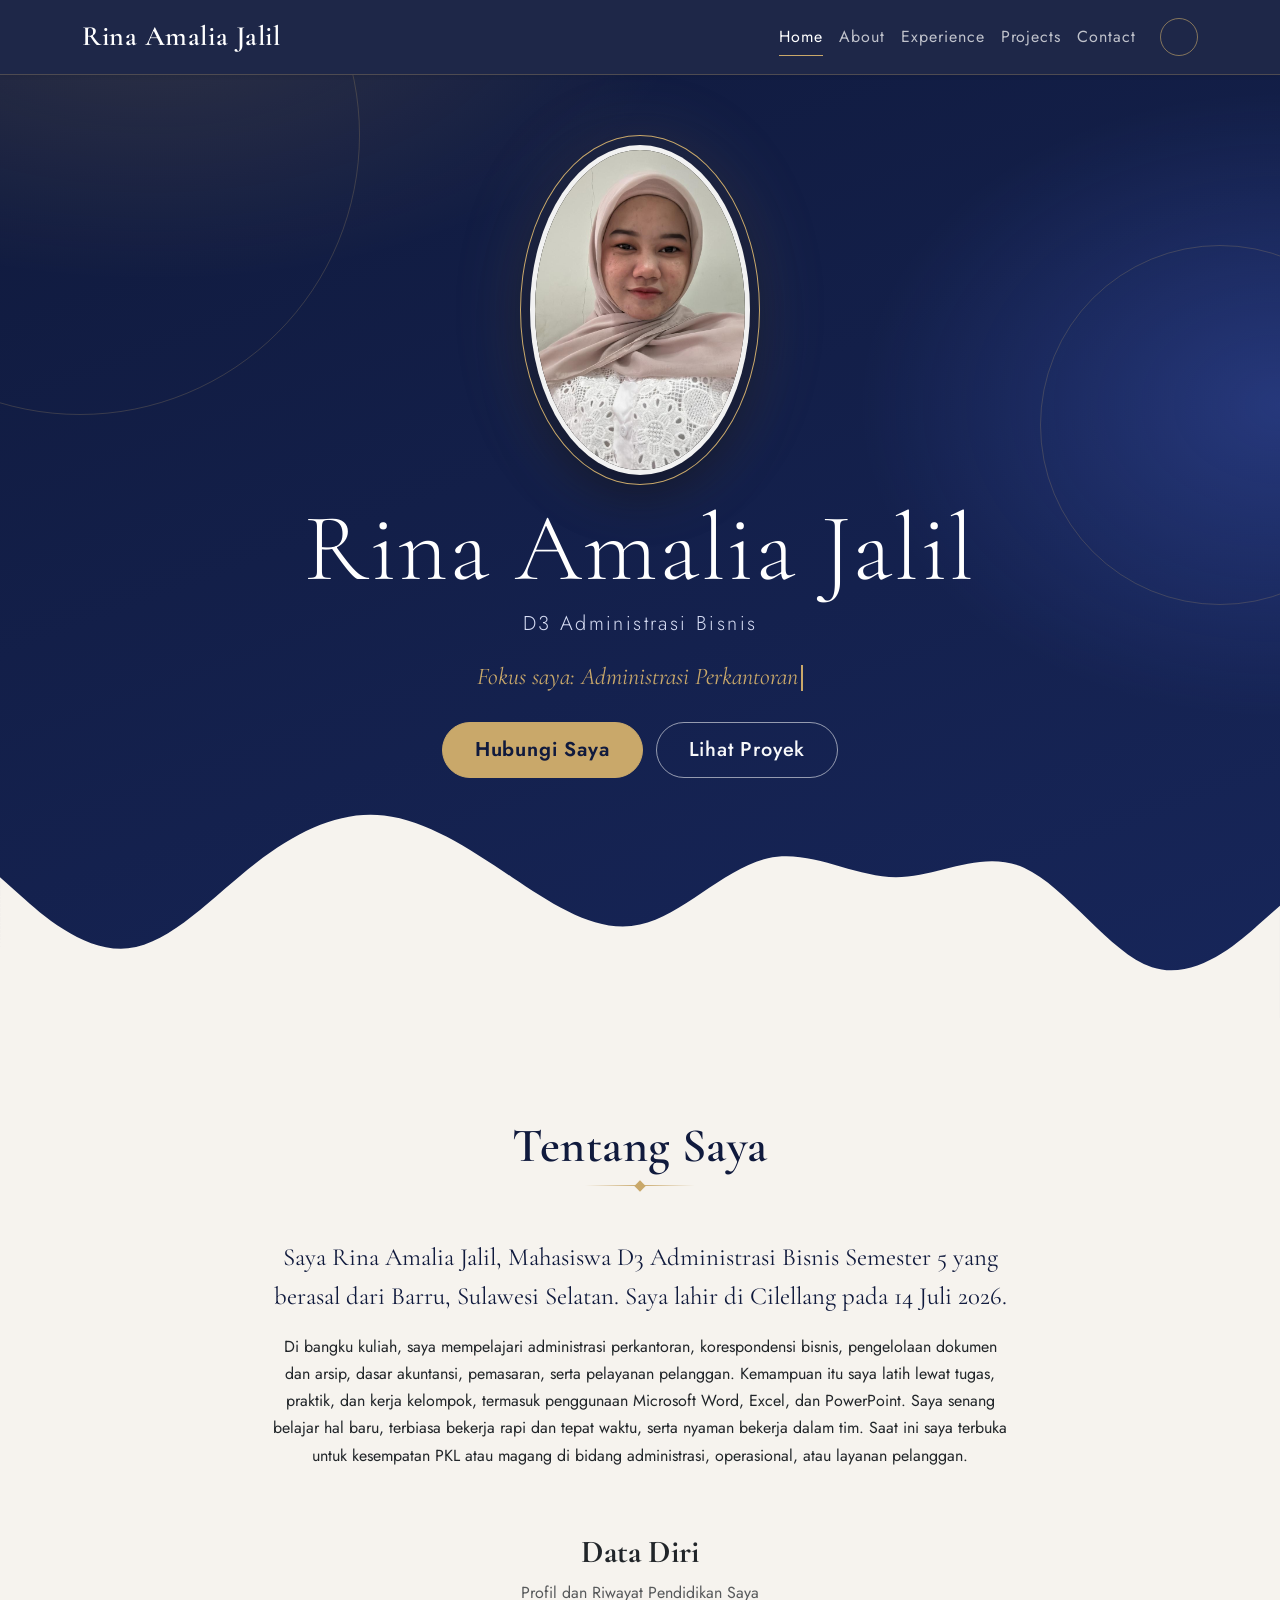
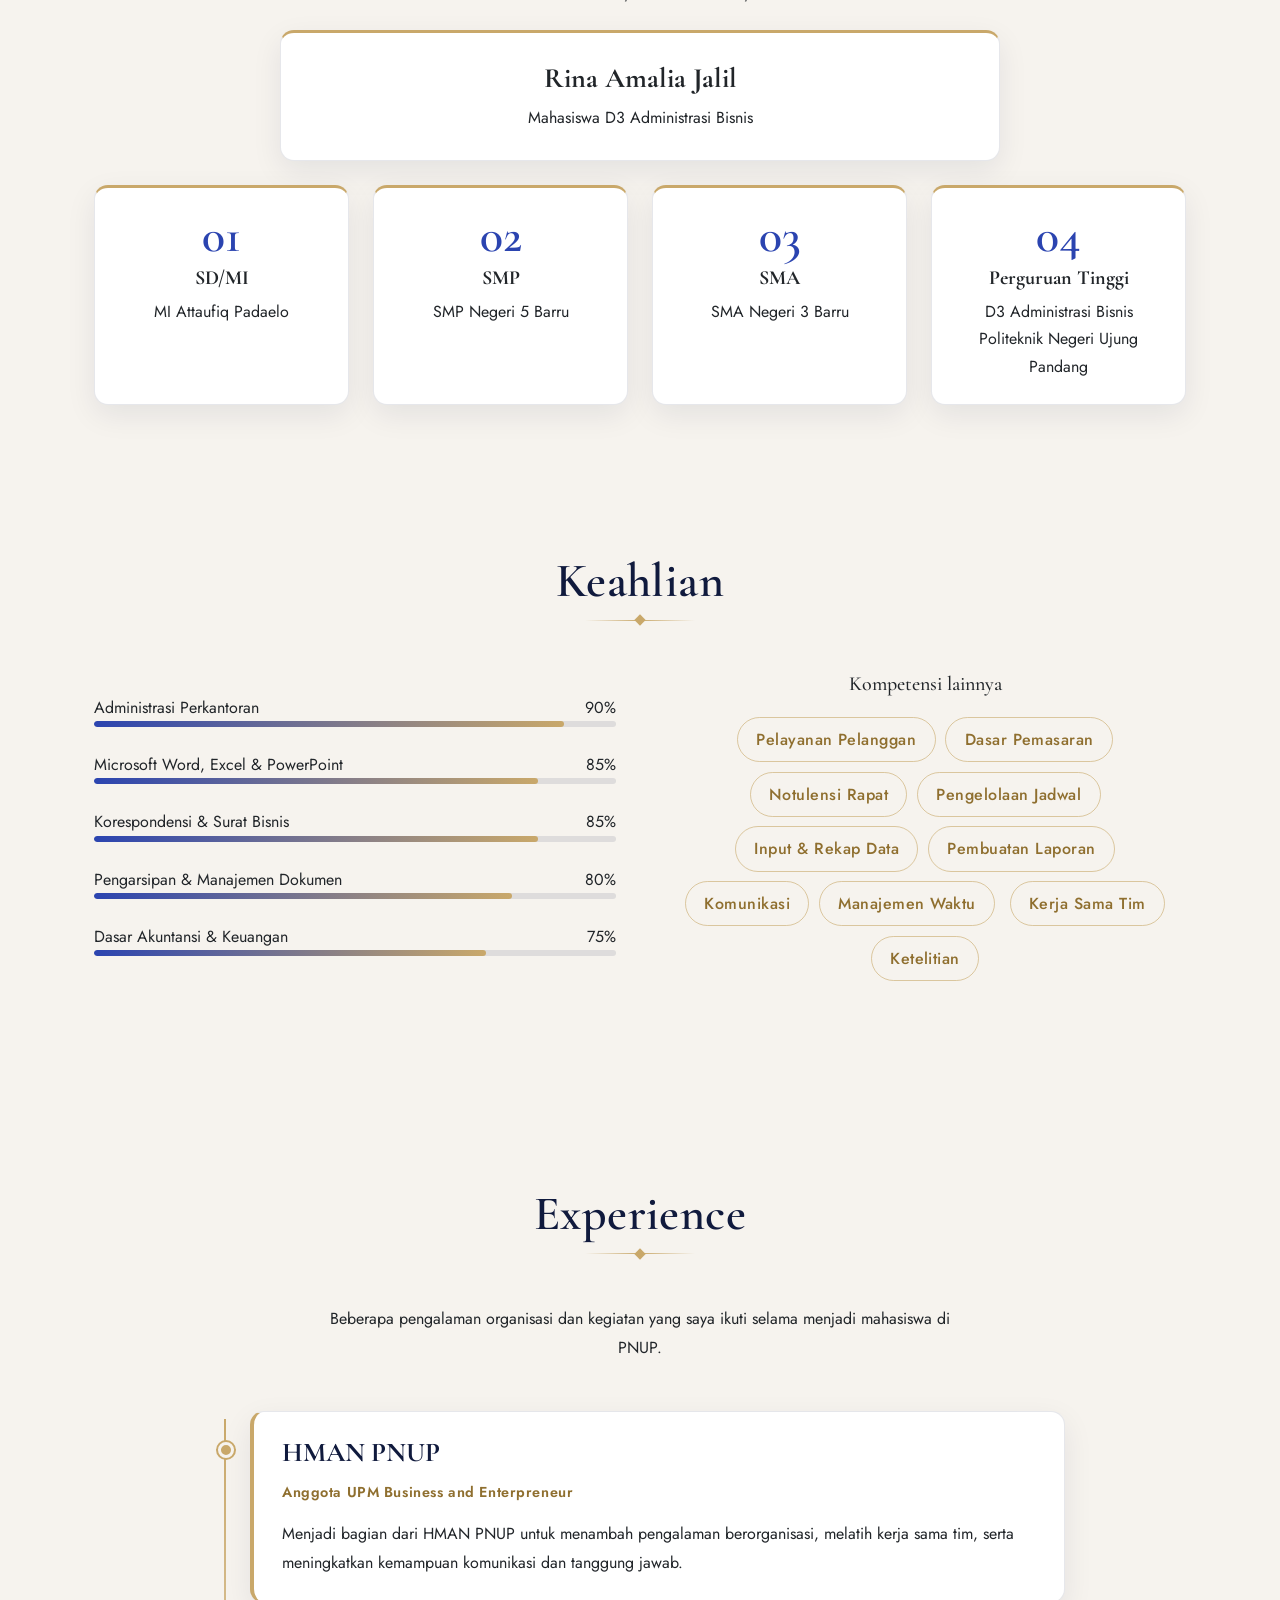
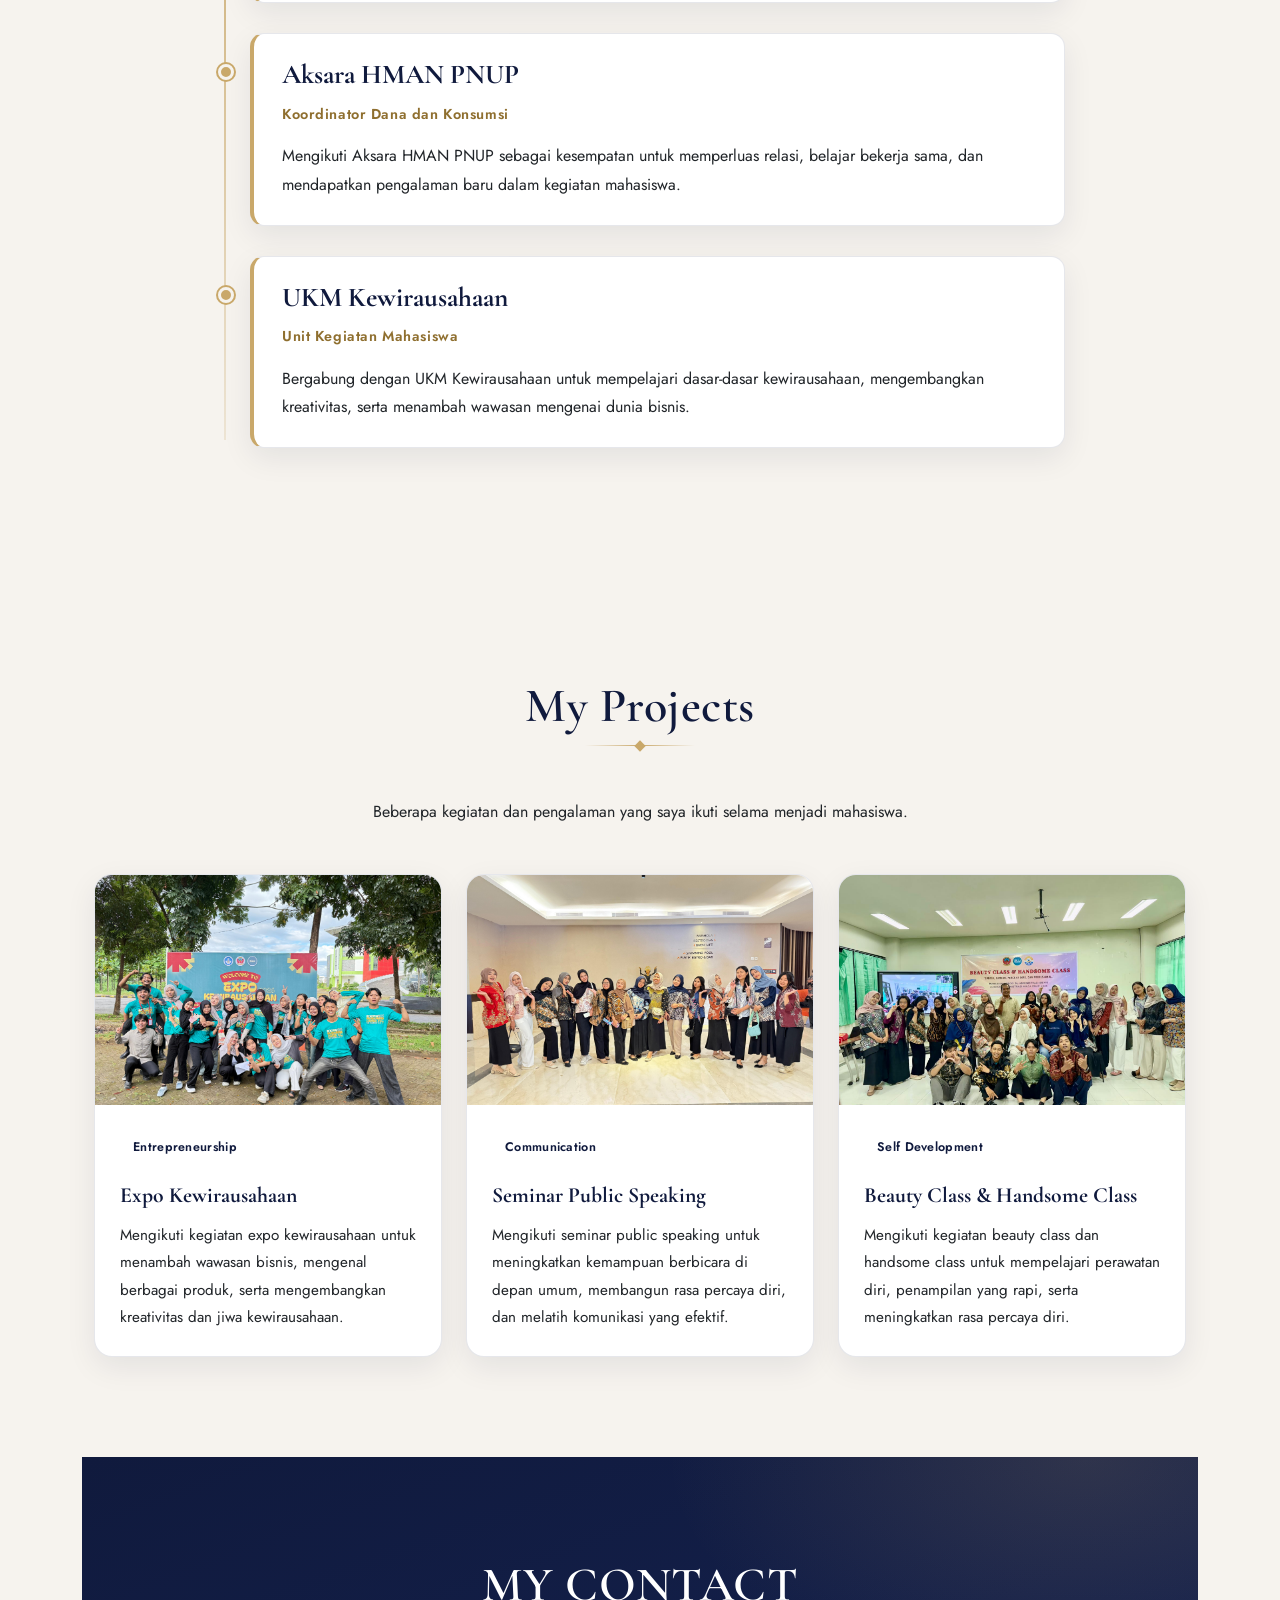
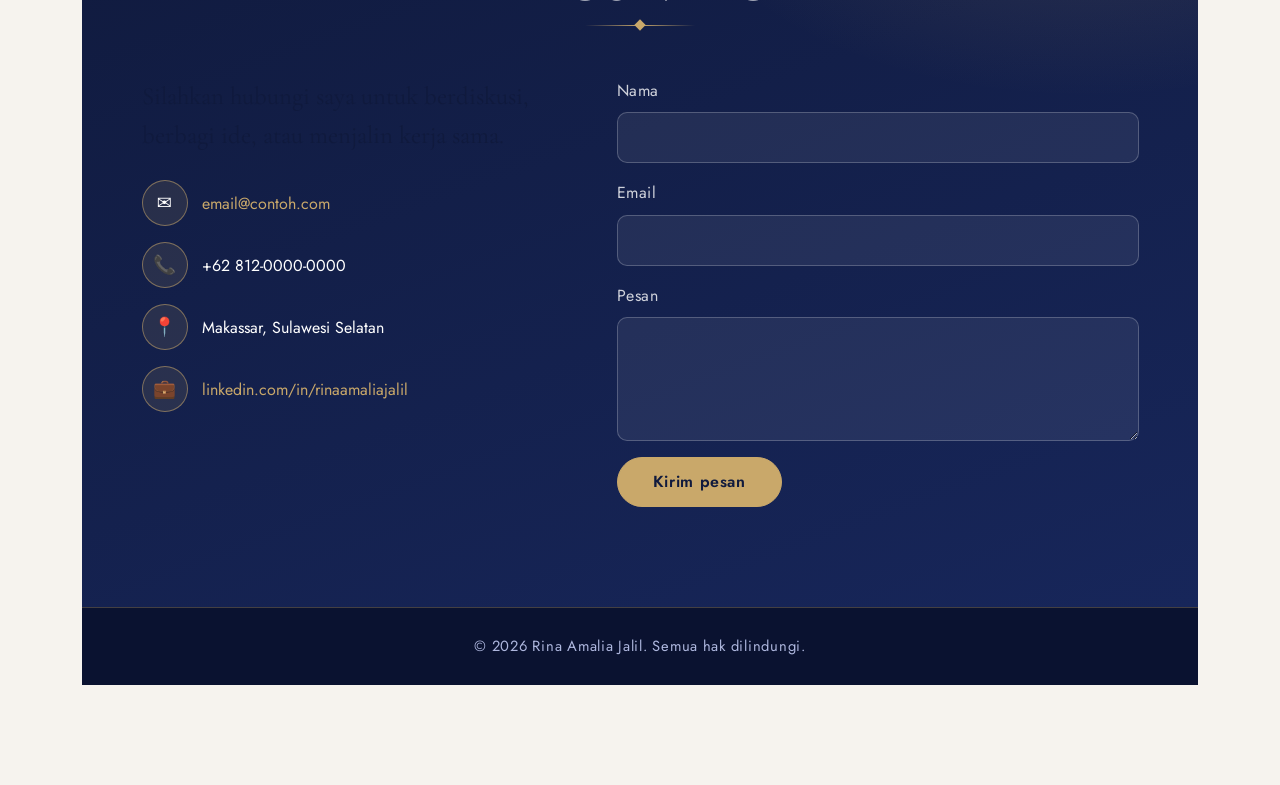
<file: index.HTML>
<!DOCTYPE html>
<html lang="id" data-bs-theme="light">
<head>
    <meta charset="UTF-8">
    <meta name="viewport" content="width=device-width, initial-scale=1.0">
    <title>Rina Amalia Jalil | D3 Administrasi Bisnis</title>

    <!-- Bootstrap -->
    <link href="https://cdn.jsdelivr.net/npm/bootstrap@5.3.8/dist/css/bootstrap.min.css" rel="stylesheet" integrity="sha384-sRIl4kxILFvY47J16cr9ZwB07vP4J8+LH7qKQnuqkuIAvNWLzeN8tE5YBujZqJLB" crossorigin="anonymous">

    <!-- link CSS portofolio  -->
    <link rel="stylesheet" href="style.css">
</head>
<body data-bs-spy="scroll" data-bs-target="#navbarNav" data-bs-offset="80" tabindex="0">

    <!-- ================= NAVBAR ================= -->
    <nav class="navbar navbar-expand-lg navbar-dark bg-primary shadow-sm">
        <div class="container">
            <a class="navbar-brand fs-4" href="#home">Rina Amalia Jalil</a>
            <button class="navbar-toggler" type="button" data-bs-toggle="collapse" data-bs-target="#navbarNav" aria-controls="navbarNav" aria-expanded="false" aria-label="Toggle navigation">
                <span class="navbar-toggler-icon"></span>
            </button>
            <div class="collapse navbar-collapse" id="navbarNav">
                <ul class="navbar-nav ms-auto align-items-lg-center">
                    <li class="nav-item"><a class="nav-link active" aria-current="page" href="#home">Home</a></li>
                    <li class="nav-item"><a class="nav-link" href="#about">About</a></li>
                    <li class="nav-item"><a class="nav-link" href="#experience">Experience</a></li>
                    <li class="nav-item"><a class="nav-link" href="#projects">Projects</a></li>
                    <li class="nav-item"><a class="nav-link" href="#contact">Contact</a></li>
                    <li class="nav-item ms-lg-3">
                        <button id="tombolTema" class="btn btn-sm" type="button" aria-label="Ganti mode terang atau gelap"></button>
                    </li>
                </ul>
            </div>
        </div>
    </nav>

    <!-- ==== HOME === -->
    <section id="home" class="jumbotron text-center">
        <img src="Foto rina.jpeg" class="foto" alt="Foto Rina Amalia Jalil">
        <h1 class="display-4 mt-4">Rina Amalia Jalil</h1>
        <p class="lead">D3 Administrasi Bisnis</p>
        <p class="fokus">Fokus saya: <span id="teksKetik"></span><span class="kursor"></span></p>
        <div class="mt-4">
            <a href="#contact" class="btn btn-warning btn-lg me-2 fw-semibold">Hubungi Saya</a>
            <a href="#projects" class="btn btn-outline-light btn-lg">Lihat Proyek</a>
        </div>

        <svg class="gelombang" xmlns="http://www.w3.org/2000/svg" viewBox="0 0 1440 320" aria-hidden="true"><path fill="#f3f4f5" fill-opacity="1" d="M0,160L24,181.3C48,203,96,245,144,240C192,235,240,181,288,144C336,107,384,85,432,90.7C480,96,528,128,576,160C624,192,672,224,720,213.3C768,203,816,149,864,138.7C912,128,960,160,1008,160C1056,160,1104,128,1152,149.3C1200,171,1248,245,1296,261.3C1344,277,1392,235,1416,213.3L1440,192L1440,320L1416,320C1392,320,1344,320,1296,320C1248,320,1200,320,1152,320C1104,320,1056,320,1008,320C960,320,912,320,864,320C816,320,768,320,720,320C672,320,624,320,576,320C528,320,480,320,432,320C384,320,336,320,288,320C240,320,192,320,144,320C96,320,48,320,24,320L0,320Z"></path></svg>
    </section>

    <!-- ================= ABOUT ================= -->
    <section id="about" class="bagian bagian-abu">
        <div class="container">
            <h2 class="judul text-center">Tentang Saya</h2>
            <div class="garis"></div>

            <div class="row justify-content-center muncul">
                <div class="col-lg-8 text-center">
                    <p class="fs-5">
                        Saya Rina Amalia Jalil, Mahasiswa D3 Administrasi Bisnis Semester 5 yang berasal dari Barru, Sulawesi Selatan. Saya lahir di Cilellang pada 14 Juli 2026.
                    </p>
                    <p>
                        Di bangku kuliah, saya mempelajari administrasi perkantoran, korespondensi bisnis, pengelolaan dokumen dan arsip, dasar akuntansi, pemasaran, serta pelayanan pelanggan. Kemampuan itu saya latih lewat tugas, praktik, dan kerja kelompok, termasuk penggunaan Microsoft Word, Excel, dan PowerPoint.

                        Saya senang belajar hal baru, terbiasa bekerja rapi dan tepat waktu, serta nyaman bekerja dalam tim. Saat ini saya terbuka untuk kesempatan PKL atau magang di bidang administrasi, operasional, atau layanan pelanggan.
                    </p>
                </div>
            </div>

            <!-- Data Diri dan Pendidikan -->
<section id="pendidikan" class="container my-5">
    <div class="text-center mb-4">
        <h2 class="fw-bold">Data Diri</h2>
        <p class="text-muted">Profil dan Riwayat Pendidikan Saya</p>
    </div>

    <!-- Nama -->
    <div class="row justify-content-center mb-4">
        <div class="col-lg-8">
            <div class="kotak-angka text-center">
                <h3 class="fw-bold">Rina Amalia Jalil</h3>
                <p class="mb-0">Mahasiswa D3 Administrasi Bisnis</p>
            </div>
        </div>
    </div>

    <!-- Riwayat Pendidikan -->
    <div class="row g-4">
        <div class="col-12 col-sm-6 col-lg-3">
            <div class="kotak-angka h-100 text-center p-4">
                <div class="angka-besar">01</div>
                <h5 class="fw-bold">SD/MI</h5>
                <p class="mb-0">MI Attaufiq Padaelo</p>
            </div>
        </div>

        <div class="col-12 col-sm-6 col-lg-3">
            <div class="kotak-angka h-100 text-center p-4">
                <div class="angka-besar">02</div>
                <h5 class="fw-bold">SMP</h5>
                <p class="mb-0">SMP Negeri 5 Barru</p>
            </div>
        </div>

        <div class="col-12 col-sm-6 col-lg-3">
            <div class="kotak-angka h-100 text-center p-4">
                <div class="angka-besar">03</div>
                <h5 class="fw-bold">SMA</h5>
                <p class="mb-0">SMA Negeri 3 Barru</p>
            </div>
        </div>

        <div class="col-12 col-sm-6 col-lg-3">
            <div class="kotak-angka h-100 text-center p-4">
                <div class="angka-besar">04</div>
                <h5 class="fw-bold">Perguruan Tinggi</h5>
                <p class="mb-0">
                    D3 Administrasi Bisnis<br>
                    Politeknik Negeri Ujung Pandang
                </p>
            </div>
        </div>
    </div>
</section>

    <!-- ================= SKILL ================= -->
    <section id="skills" class="bagian">
        <div class="container">
            <h2 class="judul text-center">Keahlian</h2>
            <div class="garis"></div>
            <div class="row g-5 align-items-center">
                <div class="col-lg-6 muncul">
                    <div class="mb-4">
                        <div class="d-flex justify-content-between"><span>Administrasi Perkantoran</span><span>90%</span></div>
                        <div class="progress"><div class="progress-bar" data-lebar="90%"></div></div>
                    </div>
                    <div class="mb-4">
                        <div class="d-flex justify-content-between"><span>Microsoft Word, Excel &amp; PowerPoint</span><span>85%</span></div>
                        <div class="progress"><div class="progress-bar" data-lebar="85%"></div></div>
                    </div>
                    <div class="mb-4">
                        <div class="d-flex justify-content-between"><span>Korespondensi &amp; Surat Bisnis</span><span>85%</span></div>
                        <div class="progress"><div class="progress-bar" data-lebar="85%"></div></div>
                    </div>
                    <div class="mb-4">
                        <div class="d-flex justify-content-between"><span>Pengarsipan &amp; Manajemen Dokumen</span><span>80%</span></div>
                        <div class="progress"><div class="progress-bar" data-lebar="80%"></div></div>
                    </div>
                    <div class="mb-2">
                        <div class="d-flex justify-content-between"><span>Dasar Akuntansi &amp; Keuangan</span><span>75%</span></div>
                        <div class="progress"><div class="progress-bar" data-lebar="75%"></div></div>
                    </div>
                </div>
                <div class="col-lg-6 text-center muncul">
                    <h3 class="h5 mb-3">Kompetensi lainnya</h3>
                    <span class="chip">Pelayanan Pelanggan</span><span class="chip">Dasar Pemasaran</span>
                    <span class="chip">Notulensi Rapat</span><span class="chip">Pengelolaan Jadwal</span>
                    <span class="chip">Input &amp; Rekap Data</span><span class="chip">Pembuatan Laporan</span>
                    <span class="chip">Komunikasi</span><span class="chip">Manajemen Waktu</span>
                    <span class="chip">Kerja Sama Tim</span><span class="chip">Ketelitian</span>
                </div>
            </div>
        </div>
    </section>

   <!-- EXPERIENCE / PENGALAMAN ORGANISASI -->
<section id="experience" class="bagian">
  <div class="container">

    <h2 class="judul text-center">Experience</h2>
    <div class="garis"></div>

    <p class="text-center mb-5">
      Beberapa pengalaman organisasi dan kegiatan yang saya ikuti
      selama menjadi mahasiswa di PNUP.
    </p>

    <div class="timeline">

      <!-- Pengalaman 1 -->
      <div class="item-timeline">
        <div class="kepala-proyek">
          <h4>HMAN PNUP</h4>
            <span>Anggota UPM Business and Enterpreneur</span>
        </div>
        <p>
          Menjadi bagian dari HMAN PNUP untuk menambah pengalaman
          berorganisasi, melatih kerja sama tim, serta meningkatkan
          kemampuan komunikasi dan tanggung jawab.
        </p>
      </div>

      <!-- Pengalaman 2 -->
      <div class="item-timeline">
        <div class="kepala-proyek">
          <h4>Aksara HMAN PNUP</h4>
          <span>Koordinator Dana dan Konsumsi</span>
        </div>
        <p>
          Mengikuti Aksara HMAN PNUP sebagai kesempatan untuk
          memperluas relasi, belajar bekerja sama, dan mendapatkan
          pengalaman baru dalam kegiatan mahasiswa.
        </p>
      </div>

      <!-- Pengalaman 3 -->
      <div class="item-timeline">
        <div class="kepala-proyek">
          <h4>UKM Kewirausahaan</h4>
          <span>Unit Kegiatan Mahasiswa</span>
        </div>
        <p>
          Bergabung dengan UKM Kewirausahaan untuk mempelajari
          dasar-dasar kewirausahaan, mengembangkan kreativitas,
          serta menambah wawasan mengenai dunia bisnis.
        </p>
      </div>

    </div>
  </div>
</section>

   <!-- MY PROJECT / KEGIATAN -->
<section id="projects" class="bagian">
    <div class="container">

        <h2 class="judul text-center">My Projects</h2>
        <div class="garis"></div>

        <p class="text-center mb-5">
            Beberapa kegiatan dan pengalaman yang saya ikuti
            selama menjadi mahasiswa.
        </p>

        <div class="row g-4">

            <!-- PROJECT 1: EXPO KEWIRAUSAHAAN -->
            <div class="col-lg-4 col-md-6">
                <div class="card-project">
                    <img
                        src="Expo Kewirausahaan.jpeg"
                        alt="Kegiatan Expo Kewirausahaan"
                        class="foto-project"
                        loading="lazy"
                    >

                    <div class="isi-project">
                        <span class="kategori-project">
                            Entrepreneurship
                        </span>

                        <h3>Expo Kewirausahaan</h3>

                        <p>
                            Mengikuti kegiatan expo kewirausahaan untuk
                            menambah wawasan bisnis, mengenal berbagai
                            produk, serta mengembangkan kreativitas dan
                            jiwa kewirausahaan.
                        </p>
                    </div>
                </div>
            </div>

            <!-- PROJECT 2: SEMINAR PUBLIC SPEAKING -->
            <div class="col-lg-4 col-md-6">
                <div class="card-project">
                    <img
                        src="Seminar Publik Speaking.jpeg"
                        alt="Seminar Public Speaking"
                        class="foto-project"
                        loading="lazy"
                    >

                    <div class="isi-project">
                        <span class="kategori-project">
                            Communication
                        </span>

                        <h3>Seminar Public Speaking</h3>

                        <p>
                            Mengikuti seminar public speaking untuk
                            meningkatkan kemampuan berbicara di depan
                            umum, membangun rasa percaya diri, dan
                            melatih komunikasi yang efektif.
                        </p>
                    </div>
                </div>
            </div>

            <!-- PROJECT 3: BEAUTY CLASS & HANDSOME CLASS -->
            <div class="col-lg-4 col-md-6">
                <div class="card-project">
                    <img
                        src="Beauty Class.jpeg"
                        alt="Beauty Class dan Handsome Class"
                        class="foto-project"
                        loading="lazy"
                    >

                    <div class="isi-project">
                        <span class="kategori-project">
                            Self Development
                        </span>

                        <h3>Beauty Class &amp; Handsome Class</h3>

                        <p>
                            Mengikuti kegiatan beauty class dan handsome
                            class untuk mempelajari perawatan diri,
                            penampilan yang rapi, serta meningkatkan
                            rasa percaya diri.
                        </p>
                    </div>
                </div>
            </div>

        </div>
    </div>
</section>


    <!-- ================= CONTACT ================= -->
    <section id="contact" class="bagian">
        <div class="container">
            <h2 class="judul text-center">MY CONTACT</h2>
            <div class="garis"></div>
            <div class="row g-5 justify-content-center">
                <div class="col-md-5">
                    <p class="fs-5 mb-4">Silahkan hubungi saya untuk berdiskusi, berbagi ide, atau menjalin kerja sama.</p>
                    <p><span class="ikon-kontak">✉️</span><a href="mailto:email@contoh.com">email@contoh.com</a></p>
                    <p><span class="ikon-kontak">📞</span>+62 812-0000-0000</p>
                    <p><span class="ikon-kontak">📍</span>Makassar, Sulawesi Selatan</p>
                    <p><span class="ikon-kontak">💼</span><a href="#" target="_blank" rel="noopener">linkedin.com/in/rinaamaliajalil</a></p>
                </div>
                <div class="col-md-6">
                    <form id="formKontak">
                        <div class="mb-3">
                            <label for="nama" class="form-label">Nama</label>
                            <input type="text" class="form-control" id="nama" required>
                        </div>
                        <div class="mb-3">
                            <label for="surel" class="form-label">Email</label>
                            <input type="email" class="form-control" id="surel" required>
                        </div>
                        <div class="mb-3">
                            <label for="pesan" class="form-label">Pesan</label>
                            <textarea class="form-control" id="pesan" rows="4" required></textarea>
                        </div>
                        <button type="submit" class="btn btn-warning fw-semibold">Kirim pesan</button>
                    </form>
                </div>
            </div>
        </div>
    </section>

    

    <footer class="text-center">
        <div class="container">&copy; 2026 Rina Amalia Jalil. Semua hak dilindungi.</div>
    </footer>

    <button id="keAtas" type="button" aria-label="Kembali ke atas">↑</button>

    <script src="https://cdn.jsdelivr.net/npm/bootstrap@5.3.8/dist/js/bootstrap.bundle.min.js"></script>
    <script>
        const kurangGerak = window.matchMedia('(prefers-reduced-motion: reduce)').matches;

        // 0. Menu navbar: meluncur ke bagian tujuan & menutup menu di HP
        document.querySelectorAll('.navbar a[href^="#"]').forEach(function (a) {
            a.addEventListener('click', function (e) {
                const tujuan = document.querySelector(a.getAttribute('href'));
                if (tujuan) {
                    e.preventDefault();
                    tujuan.scrollIntoView({ behavior: kurangGerak ? 'auto' : 'smooth' });
                    const menu = document.getElementById('navbarNav');
                    if (menu.classList.contains('show')) {
                        bootstrap.Collapse.getOrCreateInstance(menu).hide();
                    }
                }
            });
        });

        // 1. Efek mengetik di hero
        const kata = ['Administrasi Perkantoran', 'Korespondensi Bisnis', 'Pengelolaan Dokumen & Arsip', 'Pelayanan Pelanggan'];
        const teks = document.getElementById('teksKetik');
        if (kurangGerak) {
            teks.textContent = kata[0];
        } else {
            let k = 0, h = 0, hapus = false;
            (function ketik() {
                const sekarang = kata[k];
                teks.textContent = sekarang.substring(0, h);
                if (!hapus && h < sekarang.length) { h++; setTimeout(ketik, 80); }
                else if (!hapus) { hapus = true; setTimeout(ketik, 1400); }
                else if (h > 0) { h--; setTimeout(ketik, 40); }
                else { hapus = false; k = (k + 1) % kata.length; setTimeout(ketik, 300); }
            })();
        }

        // 2. Elemen muncul saat di-scroll + angka berhitung + bar skill terisi
        function hitungNaik(el) {
            const target = +el.dataset.hitung;
            if (kurangGerak) { el.textContent = target; return; }
            let n = 0; const langkah = Math.max(1, Math.ceil(target / 60));
            const t = setInterval(() => {
                n = Math.min(target, n + langkah);
                el.textContent = n;
                if (n >= target) clearInterval(t);
            }, 25);
        }
        const pengamat = new IntersectionObserver((daftar) => {
            daftar.forEach(e => {
                if (!e.isIntersecting) return;
                e.target.classList.add('terlihat');
                e.target.querySelectorAll('[data-hitung]').forEach(hitungNaik);
                e.target.querySelectorAll('.progress-bar').forEach(b => b.style.width = b.dataset.lebar);
                pengamat.unobserve(e.target);
            });
        }, { threshold: 0.2 });
        document.querySelectorAll('.muncul').forEach(el => pengamat.observe(el));

        // 3. Filter proyek
        document.querySelectorAll('.filter-btn').forEach(btn => {
            btn.addEventListener('click', () => {
                document.querySelectorAll('.filter-btn').forEach(b => b.classList.remove('active'));
                btn.classList.add('active');
                const f = btn.dataset.filter;
                document.querySelectorAll('.proyek-item').forEach(item => {
                    item.classList.toggle('sembunyi', f !== 'semua' && item.dataset.kategori !== f);
                });
            });
        });

        // 4. Mode terang / gelap
        const tombolTema = document.getElementById('tombolTema');
        tombolTema.addEventListener('click', () => {
            const html = document.documentElement;
            const gelap = html.getAttribute('data-bs-theme') === 'dark';
            html.setAttribute('data-bs-theme', gelap ? 'light' : 'dark');
            tombolTema.textContent = gelap ? '🌙' : '☀️';
        });

        // 5. Tombol kembali ke atas
        const keAtas = document.getElementById('keAtas');
        window.addEventListener('scroll', () => keAtas.classList.toggle('tampil', window.scrollY > 400));
        keAtas.addEventListener('click', () => window.scrollTo({ top: 0, behavior: kurangGerak ? 'auto' : 'smooth' }));

        // 6. Formulir kontak -> membuka aplikasi email (ganti alamat tujuan)
        document.getElementById('formKontak').addEventListener('submit', function (e) {
            e.preventDefault();
            const isi = 'Dari: ' + nama.value + ' (' + surel.value + ')\n\n' + pesan.value;
            window.location.href = 'mailto:email@contoh.com?subject=' +
                encodeURIComponent('Pesan dari website portofolio') + '&body=' + encodeURIComponent(isi);
        });
    </script>
</body>
</html>
</file>
<file: style.css>
/* ==========================================================
   style.css - Portofolio Rina Amalia Jalil
   Tema: Navy & Emas Champagne (elegan, profesional)
   ========================================================== */

@import url('https://fonts.googleapis.com/css2?family=Cormorant+Garamond:ital,wght@0,300;0,500;0,600;0,700;1,400;1,500&family=Jost:wght@300;400;500;600&display=swap');

/* ---------- VARIABEL WARNA & FONT ---------- */
:root {
    --ink: #101a3d;            /* navy tua */
    --ink-2: #17265a;          /* navy sedikit lebih terang */
    --royal: #2b44b0;          /* biru aksen */
    --gold: #c9a86a;           /* emas champagne */
    --gold-deep: #8f6f2f;      /* emas gelap (untuk teks di latar terang) */
    --gold-soft: rgba(201, 168, 106, .16);

    --section-alt: #f6f3ee;    /* ivory hangat */
    --kartu: #ffffff;
    --garis-halus: rgba(16, 26, 61, .10);
    --teks-judul: #101a3d;
    --bayangan: 0 10px 30px rgba(16, 26, 61, .08);

    --font-serif: "Cormorant Garamond", Georgia, "Times New Roman", serif;
    --font-sans: "Jost", "Segoe UI", system-ui, -apple-system, sans-serif;
    --bs-body-font-family: var(--font-sans);
}

[data-bs-theme="dark"] {
    --section-alt: #0f1833;
    --kartu: #16213f;
    --garis-halus: rgba(255, 255, 255, .10);
    --teks-judul: #ead9b0;
    --gold-deep: #d9bb83;
    --royal: #8fa4ff;
    --bayangan: 0 10px 30px rgba(0, 0, 0, .35);
    --bs-body-bg: #0b1124;
}

/* ---------- DASAR ---------- */
html { scroll-behavior: smooth; }
body {
    font-family: var(--font-sans);
    font-weight: 400;
    line-height: 1.7;
    background: var(--bs-body-bg);
}
h1, h2, h3, h4, h5, h6 { font-family: var(--font-serif); }
section[id] { scroll-margin-top: 76px; }
::selection { background: var(--gold); color: var(--ink); }
:focus-visible { outline: 2px solid var(--gold); outline-offset: 3px; }

/* ---------- TOMBOL ---------- */
.btn { font-family: var(--font-sans); font-weight: 500; letter-spacing: .04em; }
.btn-warning {
    --bs-btn-color: var(--ink);
    --bs-btn-bg: var(--gold);
    --bs-btn-border-color: var(--gold);
    --bs-btn-hover-color: var(--ink);
    --bs-btn-hover-bg: #dcc18b;
    --bs-btn-hover-border-color: #dcc18b;
    --bs-btn-active-color: var(--ink);
    --bs-btn-active-bg: #b8975a;
    --bs-btn-active-border-color: #b8975a;
}
.jumbotron .btn {
    border-radius: 50px;
    padding: .75rem 2rem;
    transition: transform .25s, box-shadow .25s, background-color .25s, color .25s;
}
.jumbotron .btn:hover { transform: translateY(-2px); box-shadow: 0 8px 22px rgba(0, 0, 0, .3); }
.jumbotron .btn-outline-light { border-color: rgba(255, 255, 255, .55); }
.jumbotron .btn-outline-light:hover { background: #fff; color: var(--ink); }

/* ---------- NAVBAR ---------- */
.navbar.bg-primary {
    background-color: rgba(16, 26, 61, .94) !important;
    backdrop-filter: blur(8px);
    -webkit-backdrop-filter: blur(8px);
    border-bottom: 1px solid rgba(201, 168, 106, .28);
    position: sticky;
    top: 0;
    z-index: 1030;
}
.navbar-brand.fs-4 {
    font-family: var(--font-serif);
    font-size: 1.75rem !important;
    font-weight: 600;
    letter-spacing: .02em;
    color: #fff;
}
.navbar .nav-link {
    position: relative;
    font-size: 1rem;
    letter-spacing: .06em;
    color: rgba(255, 255, 255, .72);
    transition: color .25s;
}
.navbar .nav-link:hover,
.navbar .nav-link.active { color: #fff; }
.navbar .nav-link::after {
    content: "";
    position: absolute;
    left: .5rem; right: .5rem; bottom: 2px;
    height: 1px;
    background: var(--gold);
    transform: scaleX(0);
    transition: transform .3s;
    pointer-events: none;
}
.navbar .nav-link:hover::after,
.navbar .nav-link.active::after { transform: scaleX(1); }
#tombolTema {
    width: 38px; height: 38px;
    border-radius: 50%;
    border: 1px solid rgba(201, 168, 106, .6);
    color: #fff;
    padding: 0;
}
#tombolTema:hover { background: rgba(201, 168, 106, .2); }

/* ---------- HERO ---------- */
.jumbotron {
    position: relative;
    overflow: hidden;
    padding: 70px 0 240px;
    color: #fff;
    background:
        radial-gradient(900px 500px at 12% -10%, rgba(201, 168, 106, .18), transparent 60%),
        radial-gradient(700px 520px at 100% 35%, rgba(80, 110, 230, .30), transparent 60%),
        linear-gradient(160deg, var(--ink) 0%, var(--ink-2) 100%);
}
/* cincin tipis dekoratif */
.jumbotron::before,
.jumbotron::after {
    content: "";
    position: absolute;
    border-radius: 50%;
    border: 1px solid rgba(201, 168, 106, .22);
    pointer-events: none;
}
.jumbotron::before { width: 560px; height: 560px; top: -220px; left: -200px; }
.jumbotron::after  { width: 360px; height: 360px; top: 170px; right: -120px; }
.jumbotron > * { position: relative; z-index: 1; }

.jumbotron img.foto {
    width: 220px;
    height: 330px;
    object-fit: cover;
    border-radius: 50%;
    border: 5px solid rgba(255, 255, 255, .95);
    outline: 1px solid var(--gold);          /* cincin emas di luar foto */
    outline-offset: 9px;
    box-shadow: 0 20px 50px rgba(0, 0, 0, .45), 0 0 80px rgba(201, 168, 106, .18);
    background: #000;
}
.jumbotron h1 {
    font-family: var(--font-serif);
    font-weight: 300;
    font-size: clamp(3.2rem, 9vw, 6rem);
    letter-spacing: .02em;
    line-height: 1.05;
    color: #fff;
    margin-top: 2.2rem;
}
.jumbotron .lead {
    font-size: 1.25rem;
    font-weight: 300;
    letter-spacing: .12em;
    color: #d8def5;
}
.jumbotron .fokus {
    min-height: 2rem;
    font-family: var(--font-serif);
    font-size: 1.5rem;
    font-style: italic;
    color: var(--gold);
}
.kursor {
    display: inline-block;
    width: 2px; height: 1.1em;
    margin-left: 3px;
    background: var(--gold);
    vertical-align: text-bottom;
    animation: kedip 1s steps(1) infinite;
}
@keyframes kedip { 50% { opacity: 0; } }

.jumbotron svg.gelombang {
    position: absolute;
    left: 0; bottom: -1px;
    width: 100%; height: auto;
    display: block;
    z-index: 0;
    pointer-events: none;
}
.jumbotron svg.gelombang path { fill: var(--section-alt); }

/* ---------- BAGIAN & JUDUL ---------- */
.bagian { padding: 100px 0; }
.bagian-abu { background: var(--section-alt); }

.judul {
    font-family: var(--font-serif);
    font-weight: 600;
    font-size: clamp(2.2rem, 5vw, 3rem);
    letter-spacing: .01em;
    color: var(--teks-judul);
    margin-bottom: .6rem;
}
.garis {
    position: relative;
    width: 110px; height: 1px;
    margin: 0 auto 3.2rem;
    background: linear-gradient(90deg, transparent, var(--gold), transparent);
}
.garis::after {
    content: "";
    position: absolute;
    left: 50%; top: 50%;
    width: 8px; height: 8px;
    background: var(--gold);
    transform: translate(-50%, -50%) rotate(45deg);
}

/* ---------- ABOUT ---------- */
#about .fs-5 { font-family: var(--font-serif); font-size: 1.55rem !important; line-height: 1.6; color: var(--teks-judul); }
.kotak-angka {
    padding: 1.8rem 1rem;
    text-align: center;
    background: var(--kartu);
    border: 1px solid var(--garis-halus);
    border-top: 3px solid var(--gold);
    border-radius: 14px;
    box-shadow: var(--bayangan);
}
.angka-besar {
    font-family: var(--font-serif);
    font-size: 3rem;
    font-weight: 600;
    line-height: 1;
    color: var(--royal);
    margin-bottom: .4rem;
}

/* ---------- SKILL ---------- */
.progress {
    height: 6px;
    border-radius: 6px;
    background: var(--garis-halus);
}
.progress-bar {
    width: 0;
    background: linear-gradient(90deg, var(--royal), var(--gold));
    border-radius: 6px;
    transition: width 1.3s cubic-bezier(.22, .8, .3, 1);
}
.chip {
    display: inline-block;
    margin: .3rem;
    padding: .5rem 1.15rem;
    border: 1px solid rgba(201, 168, 106, .6);
    border-radius: 50px;
    background: transparent;
    color: var(--gold-deep);
    font-weight: 500;
    letter-spacing: .03em;
    transition: background-color .25s, color .25s, transform .25s;
}
.chip:hover { background: var(--gold); color: var(--ink); transform: translateY(-2px); }

/* ---------- TIMELINE ---------- */
.timeline { position: relative; max-width: 780px; margin: 0 auto; padding-left: 38px; }
.timeline::before {
    content: "";
    position: absolute;
    left: 10px; top: 8px; bottom: 8px;
    width: 1px;
    background: linear-gradient(var(--gold), rgba(201, 168, 106, .15));
}
.item-timeline { position: relative; margin-bottom: 2.4rem; }
.item-timeline::before {
    content: "";
    position: absolute;
    left: -37px; top: 8px;
    width: 14px; height: 14px;
    border: 2px solid var(--gold);
    border-radius: 50%;
    background: var(--section-alt);
    box-shadow: 0 0 0 5px var(--gold-soft);
}
.item-timeline .tahun {
    font-size: .95rem;
    font-weight: 500;
    letter-spacing: .12em;
    color: var(--gold-deep);
}
.item-timeline h3 { font-size: 1.6rem !important; font-weight: 600; color: var(--teks-judul); }

/* ========================================
   EXPERIENCE / PENGALAMAN ORGANISASI
   Tema: Navy & Emas Champagne
======================================== */

#experience {
    background: var(--section-alt);
    padding: 100px 0;
}

/* Paragraf pengantar */
#experience > .container > p {
    max-width: 650px;
    margin-left: auto;
    margin-right: auto;
    color: var(--bs-body-color);
    line-height: 1.8;
}

/* Pembungkus timeline */
#experience .timeline {
    position: relative;
    max-width: 850px;
    margin: 0 auto;
    padding-left: 35px;
}

/* Garis vertikal timeline */
#experience .timeline::before {
    content: "";
    position: absolute;
    top: 8px;
    bottom: 8px;
    left: 9px;
    width: 2px;
    background: linear-gradient(
        to bottom,
        var(--gold),
        rgba(201, 168, 106, 0.2)
    );
}

/* Kartu setiap pengalaman */
#experience .item-timeline {
    position: relative;
    margin-bottom: 30px;
    padding: 25px 28px;
    background: var(--kartu);
    border: 1px solid var(--garis-halus);
    border-left: 4px solid var(--gold);
    border-radius: 14px;
    box-shadow: var(--bayangan);
    transition: transform 0.3s ease, box-shadow 0.3s ease;
}

/* Titik pada timeline */
#experience .item-timeline::before {
    content: "";
    position: absolute;
    top: 30px;
    left: -36px;
    width: 16px;
    height: 16px;
    background: var(--gold);
    border: 3px solid var(--section-alt);
    border-radius: 50%;
    box-shadow: 0 0 0 2px var(--gold);
}

/* Efek saat kursor diarahkan ke kartu */
#experience .item-timeline:hover {
    transform: translateX(6px);
    box-shadow: 0 14px 32px rgba(16, 26, 61, 0.13);
}

/* Judul organisasi */
#experience .kepala-proyek h4 {
    margin-bottom: 8px;
    color: var(--teks-judul);
    font-family: var(--font-serif);
    font-size: 1.7rem;
    font-weight: 700;
}

/* Label jenis organisasi */
#experience .kepala-proyek span {
    display: inline-block;
    color: var(--gold-deep);
    font-size: 0.9rem;
    font-weight: 600;
    letter-spacing: 0.04em;
}

/* Deskripsi pengalaman */
#experience .item-timeline p {
    margin-top: 15px;
    margin-bottom: 0;
    color: var(--bs-body-color);
    font-size: 1rem;
    line-height: 1.8;
}

/* Responsif untuk tablet dan HP */
@media (max-width: 575.98px) {
    #experience {
        padding: 70px 0;
    }

    #experience .timeline {
        padding-left: 28px;
    }

    #experience .timeline::before {
        left: 6px;
    }

    #experience .item-timeline {
        padding: 20px;
        margin-bottom: 24px;
    }

    #experience .item-timeline::before {
        left: -29px;
        width: 14px;
        height: 14px;
    }

    #experience .kepala-proyek h4 {
        font-size: 1.45rem;
    }

    #experience .item-timeline p {
        font-size: 0.95rem;
    }
}

/* Menonaktifkan gerakan jika pengguna memilih reduced motion */
@media (prefers-reduced-motion: reduce) {
    #experience .item-timeline {
        transition: none;
    }

    #experience .item-timeline:hover {
        transform: none;
    }
}

/* =====================================
   MY PROJECTS
===================================== */

#projects {
    background: var(--section-alt);
    padding: 100px 0;
}

/* Paragraf pengantar */
#projects > .container > p {
    max-width: 650px;
    margin: 0 auto 45px;
    color: var(--bs-body-color);
    line-height: 1.8;
}

/* Kartu proyek */
.card-project {
    height: 100%;
    background: var(--kartu);
    border: 1px solid var(--garis-halus);
    border-radius: 18px;
    overflow: hidden;
    box-shadow: var(--bayangan);
    transition: transform 0.3s ease,
                box-shadow 0.3s ease;
}

/* Efek hover */
.card-project:hover {
    transform: translateY(-8px);
    box-shadow: 0 16px 35px rgba(16, 26, 61, 0.15);
}

/* Foto proyek */
.foto-project {
    display: block;
    width: 100%;
    height: 230px;
    object-fit: cover;
    object-position: center;
    transition: transform 0.4s ease;
}

/* Efek foto saat diarahkan kursor */
.card-project:hover .foto-project {
    transform: scale(1.04);
}

/* Bagian isi kartu */
.isi-project {
    padding: 25px;
}

/* Label kategori */
.kategori-project {
    display: inline-block;
    margin-bottom: 14px;
    padding: 7px 13px;
    background: var(--gold-light);
    color: var(--ink);
    border-radius: 20px;
    font-size: 0.78rem;
    font-weight: 600;
    letter-spacing: 0.3px;
}

/* Judul proyek */
.isi-project h3 {
    margin-bottom: 12px;
    color: var(--teks-judul);
    font-family: var(--font-serif);
    font-size: 1.35rem;
    font-weight: 700;
    line-height: 1.4;
}

/* Deskripsi proyek */
.isi-project p {
    margin-bottom: 0;
    color: var(--bs-body-color);
    font-size: 0.95rem;
    line-height: 1.8;
}

/* Tampilan tablet */
@media (max-width: 991.98px) {
    #projects {
        padding: 80px 0;
    }

    .foto-project {
        height: 210px;
    }

    .isi-project {
        padding: 22px;
    }
}

/* Tampilan HP */
@media (max-width: 575.98px) {
    #projects {
        padding: 65px 0;
    }

    .foto-project {
        height: 220px;
    }

    .isi-project h3 {
        font-size: 1.2rem;
    }

    .isi-project p {
        font-size: 0.9rem;
    }
}

/* Mengurangi animasi jika diperlukan */
@media (prefers-reduced-motion: reduce) {
    .card-project,
    .foto-project {
        transition: none;
    }

    .card-project:hover,
    .card-project:hover .foto-project {
        transform: none;
    }
}

/* ---------- CONTACT ---------- */
#contact {
    color: #fff;
    background:
        radial-gradient(700px 400px at 90% 0%, rgba(201, 168, 106, .16), transparent 60%),
        linear-gradient(160deg, var(--ink) 0%, var(--ink-2) 100%);
}
#contact .judul { color: #fff; }
#contact a { color: var(--gold); text-decoration: none; }
#contact a:hover { text-decoration: underline; }
.ikon-kontak {
    display: inline-flex; align-items: center; justify-content: center;
    width: 46px; height: 46px;
    margin-right: .9rem;
    border: 1px solid rgba(201, 168, 106, .55);
    border-radius: 50%;
    background: rgba(201, 168, 106, .12);
    font-size: 1.15rem;
}
#contact .form-label { color: rgba(255, 255, 255, .8); letter-spacing: .04em; }
#contact .form-control {
    padding: .8rem 1rem;
    border: 1px solid rgba(255, 255, 255, .22);
    border-radius: 10px;
    background: rgba(255, 255, 255, .07);
    color: #fff;
}
#contact .form-control:focus {
    border-color: var(--gold);
    background: rgba(255, 255, 255, .11);
    box-shadow: 0 0 0 .2rem rgba(201, 168, 106, .25);
}
#contact .btn-warning { padding: .75rem 2.2rem; border-radius: 50px; }

footer {
    padding: 26px 0;
    background: #0a1230;
    border-top: 1px solid rgba(201, 168, 106, .3);
    color: #aeb7de;
    font-size: .92rem;
    letter-spacing: .05em;
}

/* ---------- TOMBOL KE ATAS ---------- */
#keAtas {
    position: fixed;
    right: 22px; bottom: 22px;
    width: 48px; height: 48px;
    border: 0;
    border-radius: 50%;
    background: var(--gold);
    color: var(--ink);
    font-size: 1.3rem;
    font-weight: 600;
    box-shadow: 0 8px 20px rgba(0, 0, 0, .3);
    opacity: 0;
    pointer-events: none;
    transition: opacity .3s, transform .25s;
}
#keAtas:hover { transform: translateY(-3px); }
#keAtas.tampil { opacity: 1; pointer-events: auto; }

/* ---------- MUNCUL SAAT SCROLL ---------- */
.muncul { opacity: 0; transform: translateY(26px); transition: opacity .8s, transform .8s; }
.muncul.terlihat { opacity: 1; transform: none; }

/* ---------- RESPONSIF ---------- */
@media (max-width: 575.98px) {
    .bagian { padding: 70px 0; }
    .jumbotron { padding-bottom: 190px; }
    .jumbotron img.foto { width: 190px; height: 285px; }
    .angka-besar { font-size: 2.4rem; }
}

/* ---------- KURANGI GERAKAN (aksesibilitas) ---------- */
@media (prefers-reduced-motion: reduce) {
    html { scroll-behavior: auto; }
    .muncul { opacity: 1; transform: none; transition: none; }
    .kursor { animation: none; }
    .progress-bar { transition: none; }
    .kartu-proyek, .chip, .jumbotron .btn, #keAtas { transition: none; }
}
</file>
